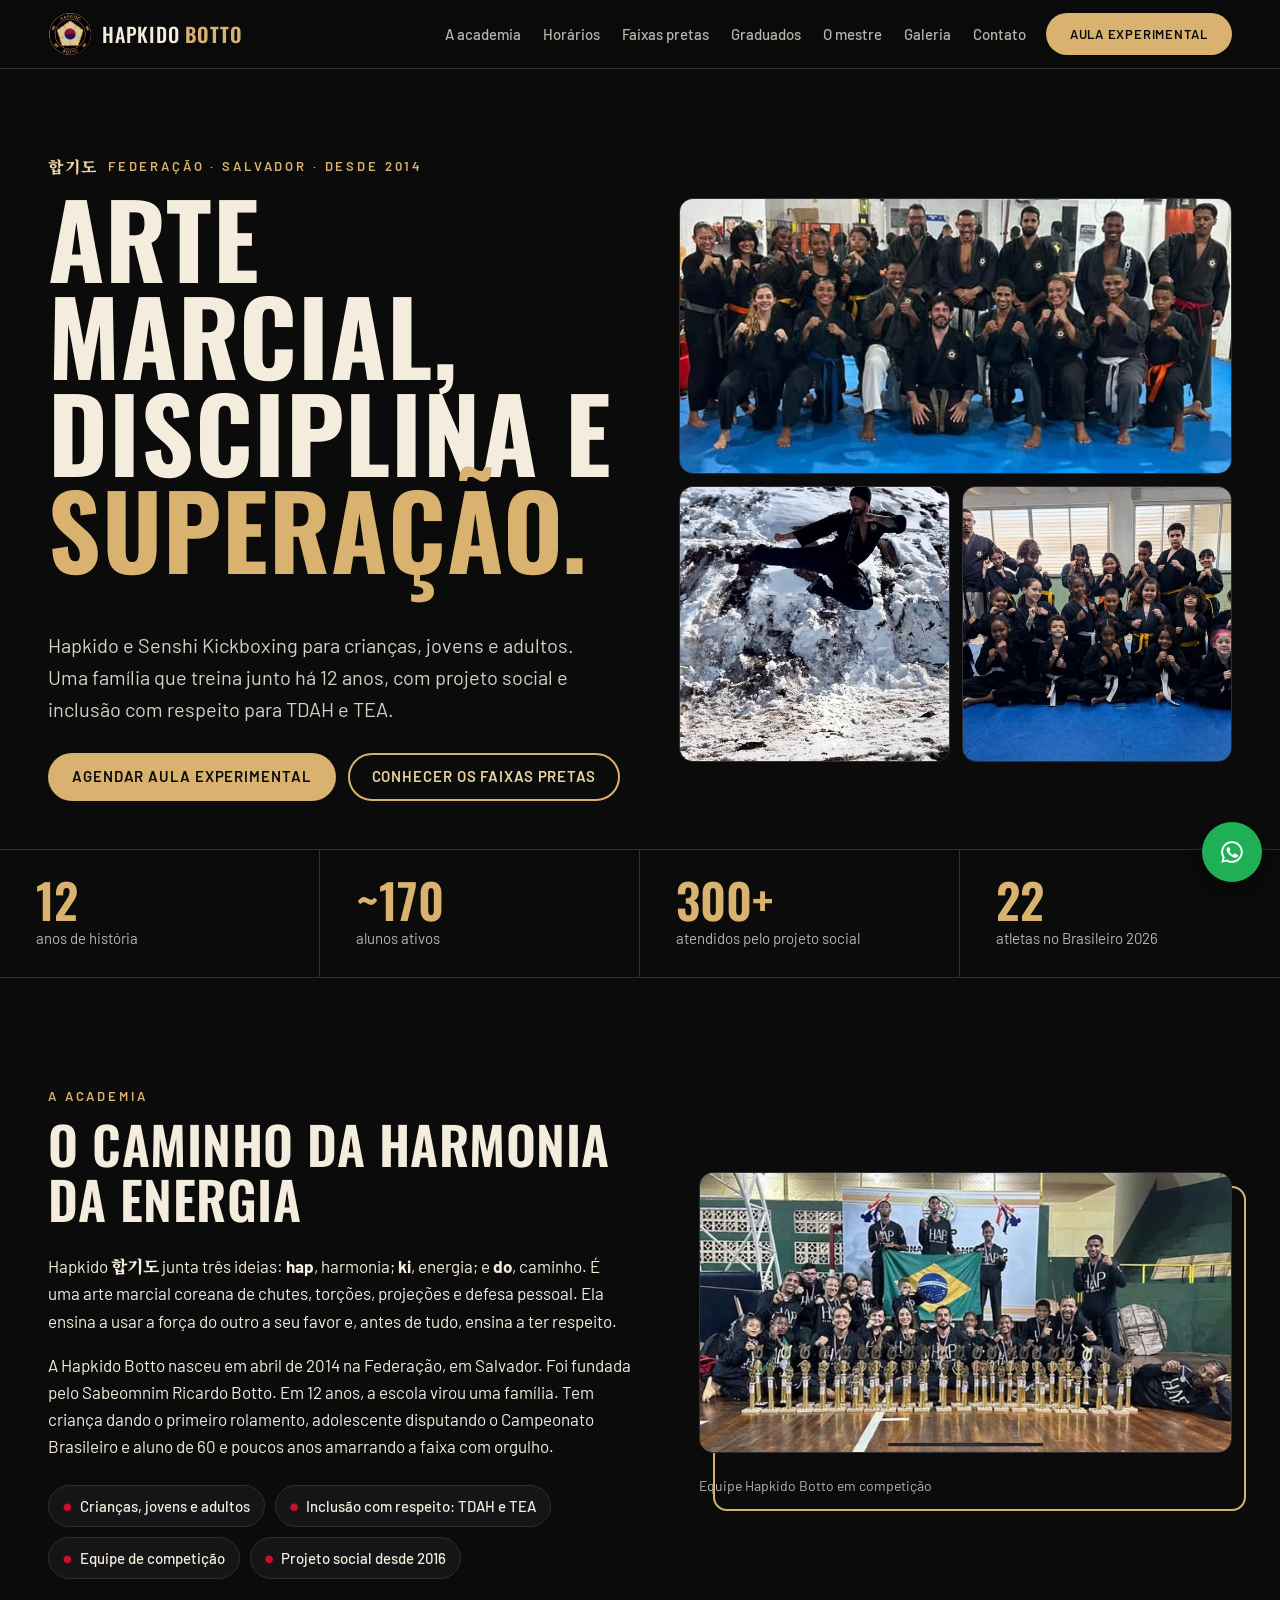
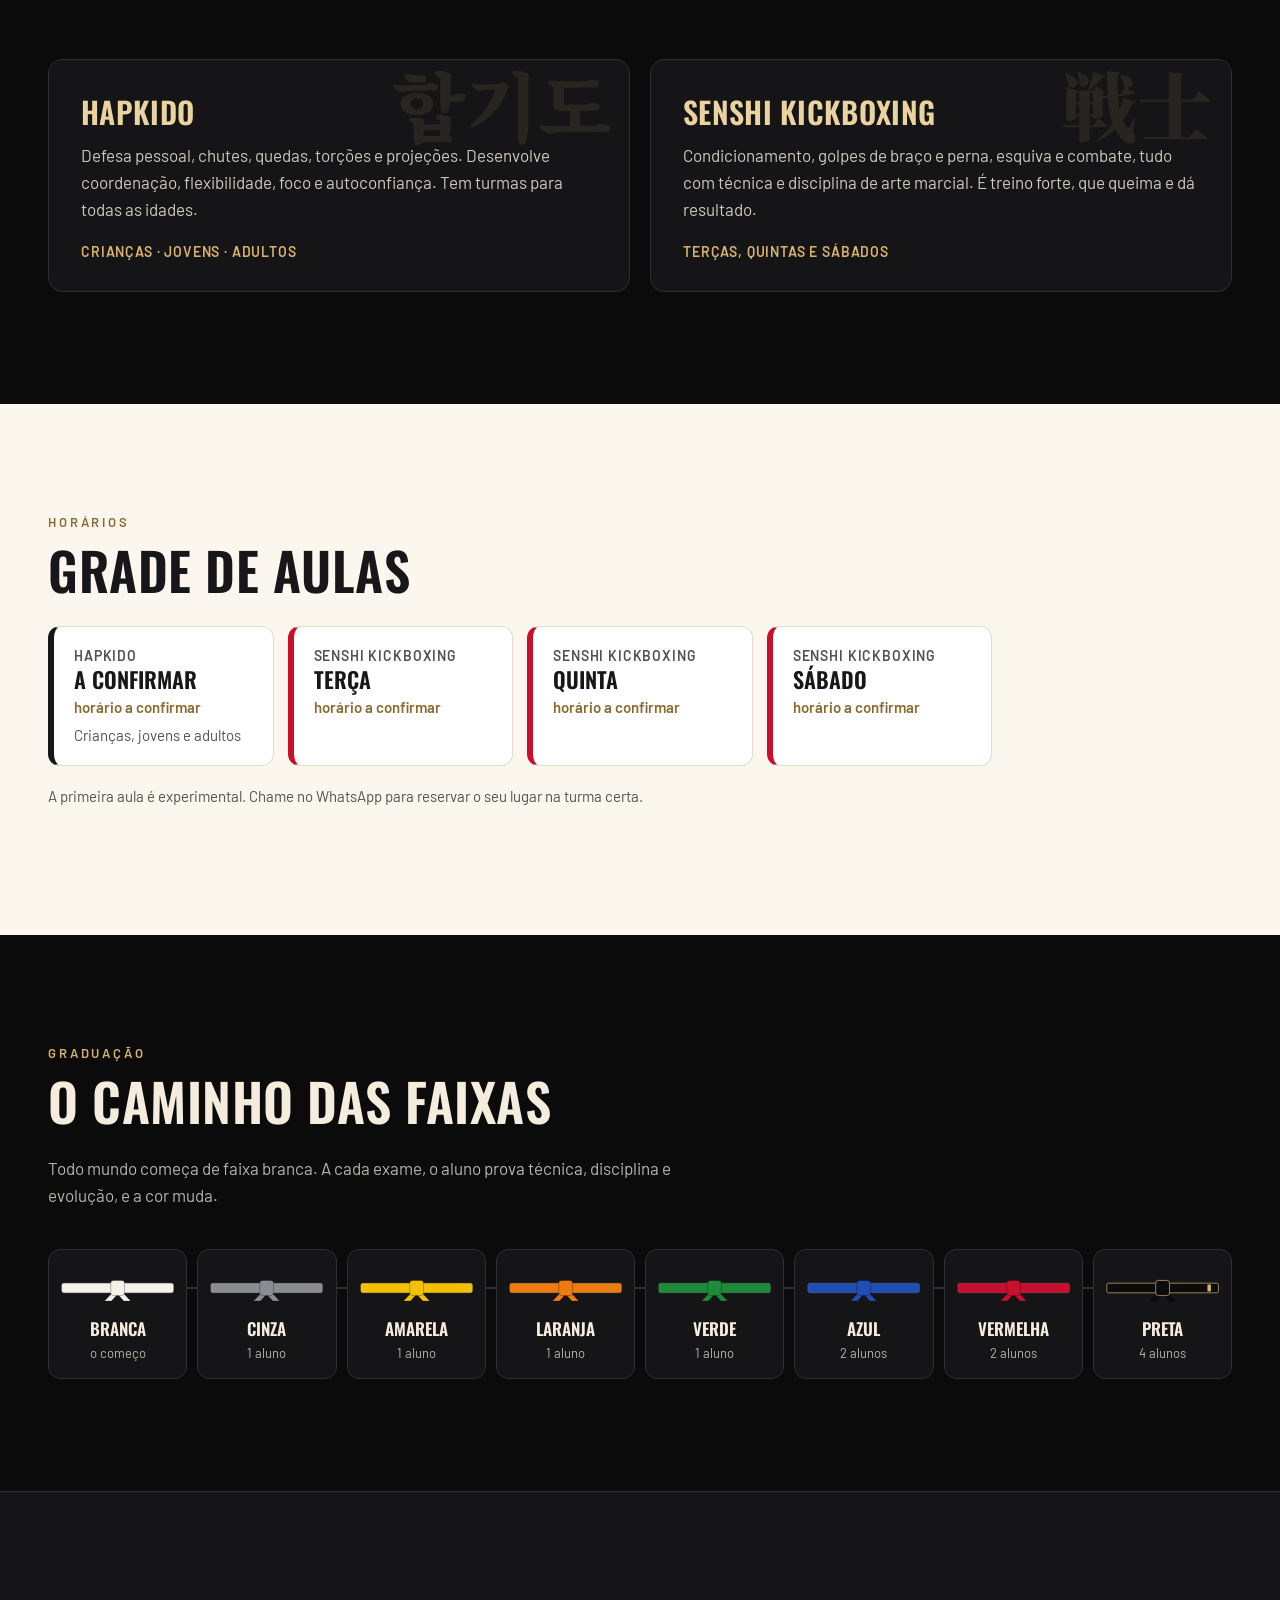
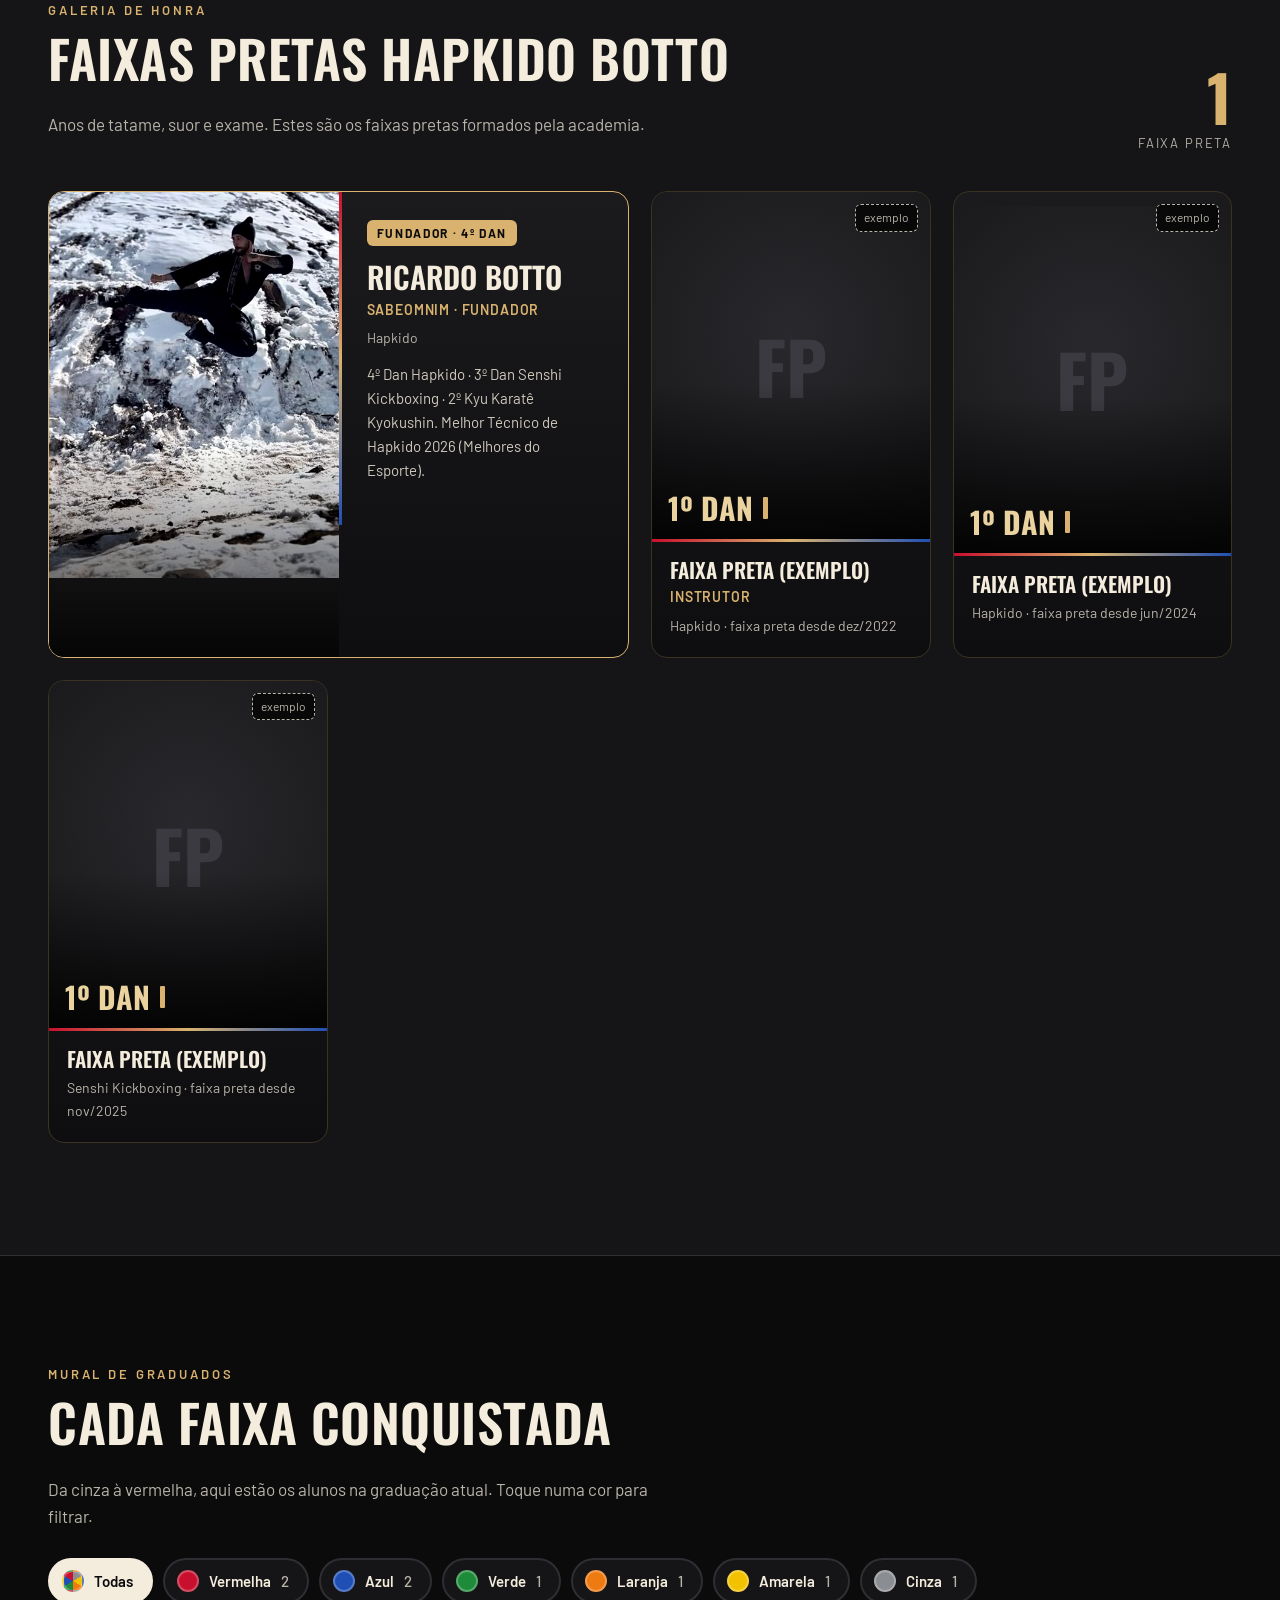
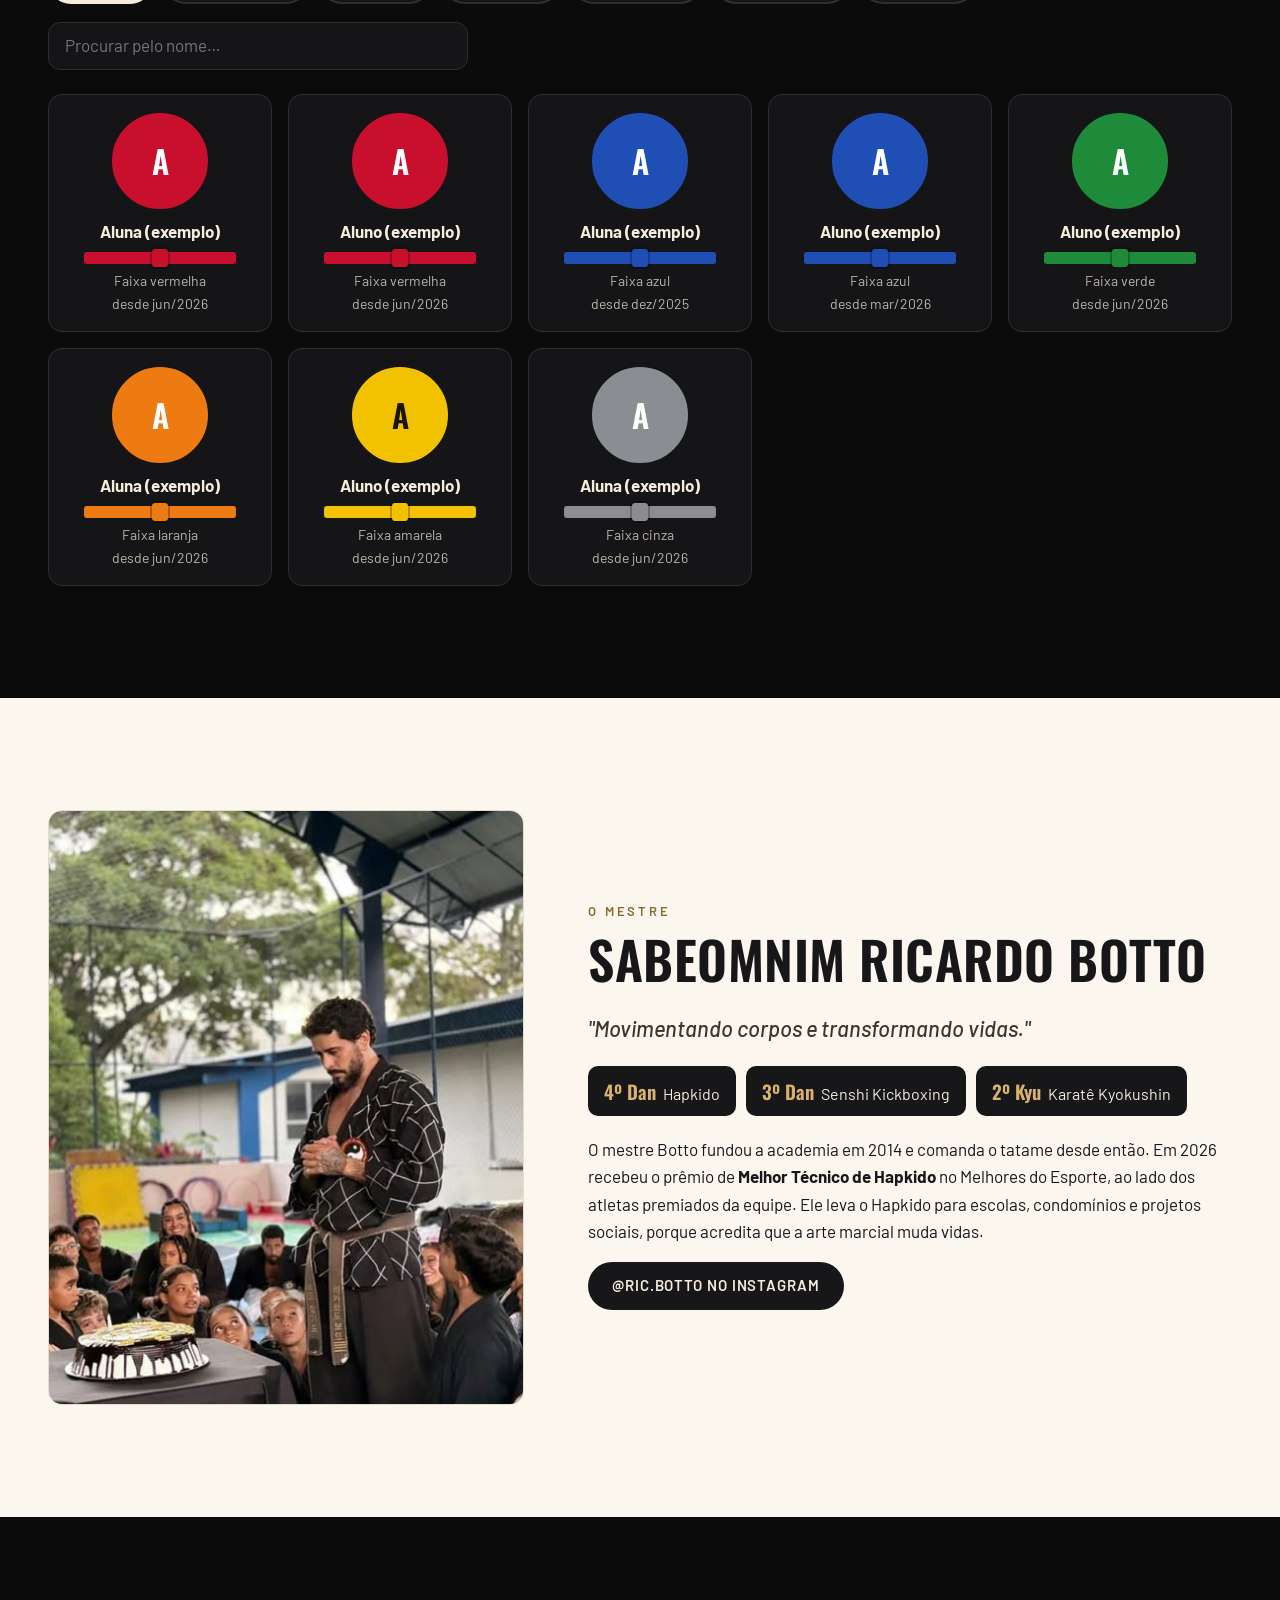
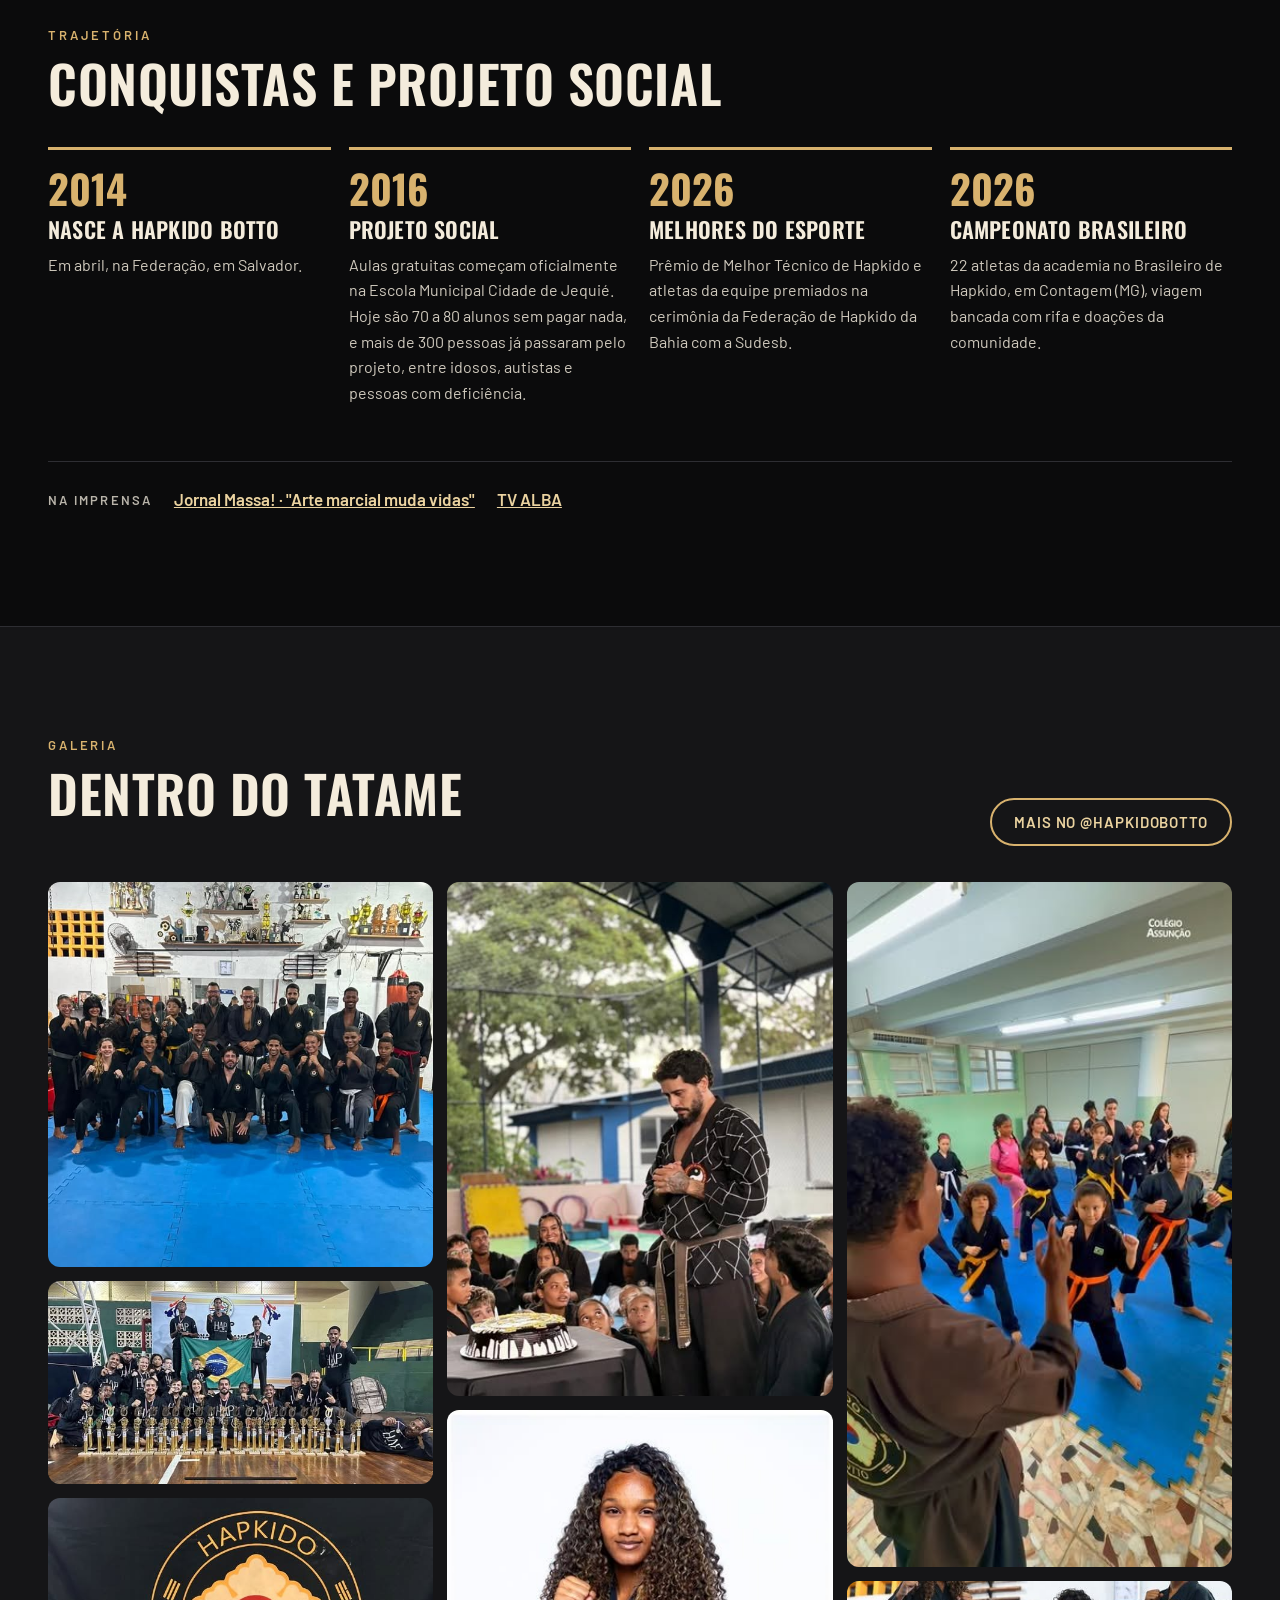
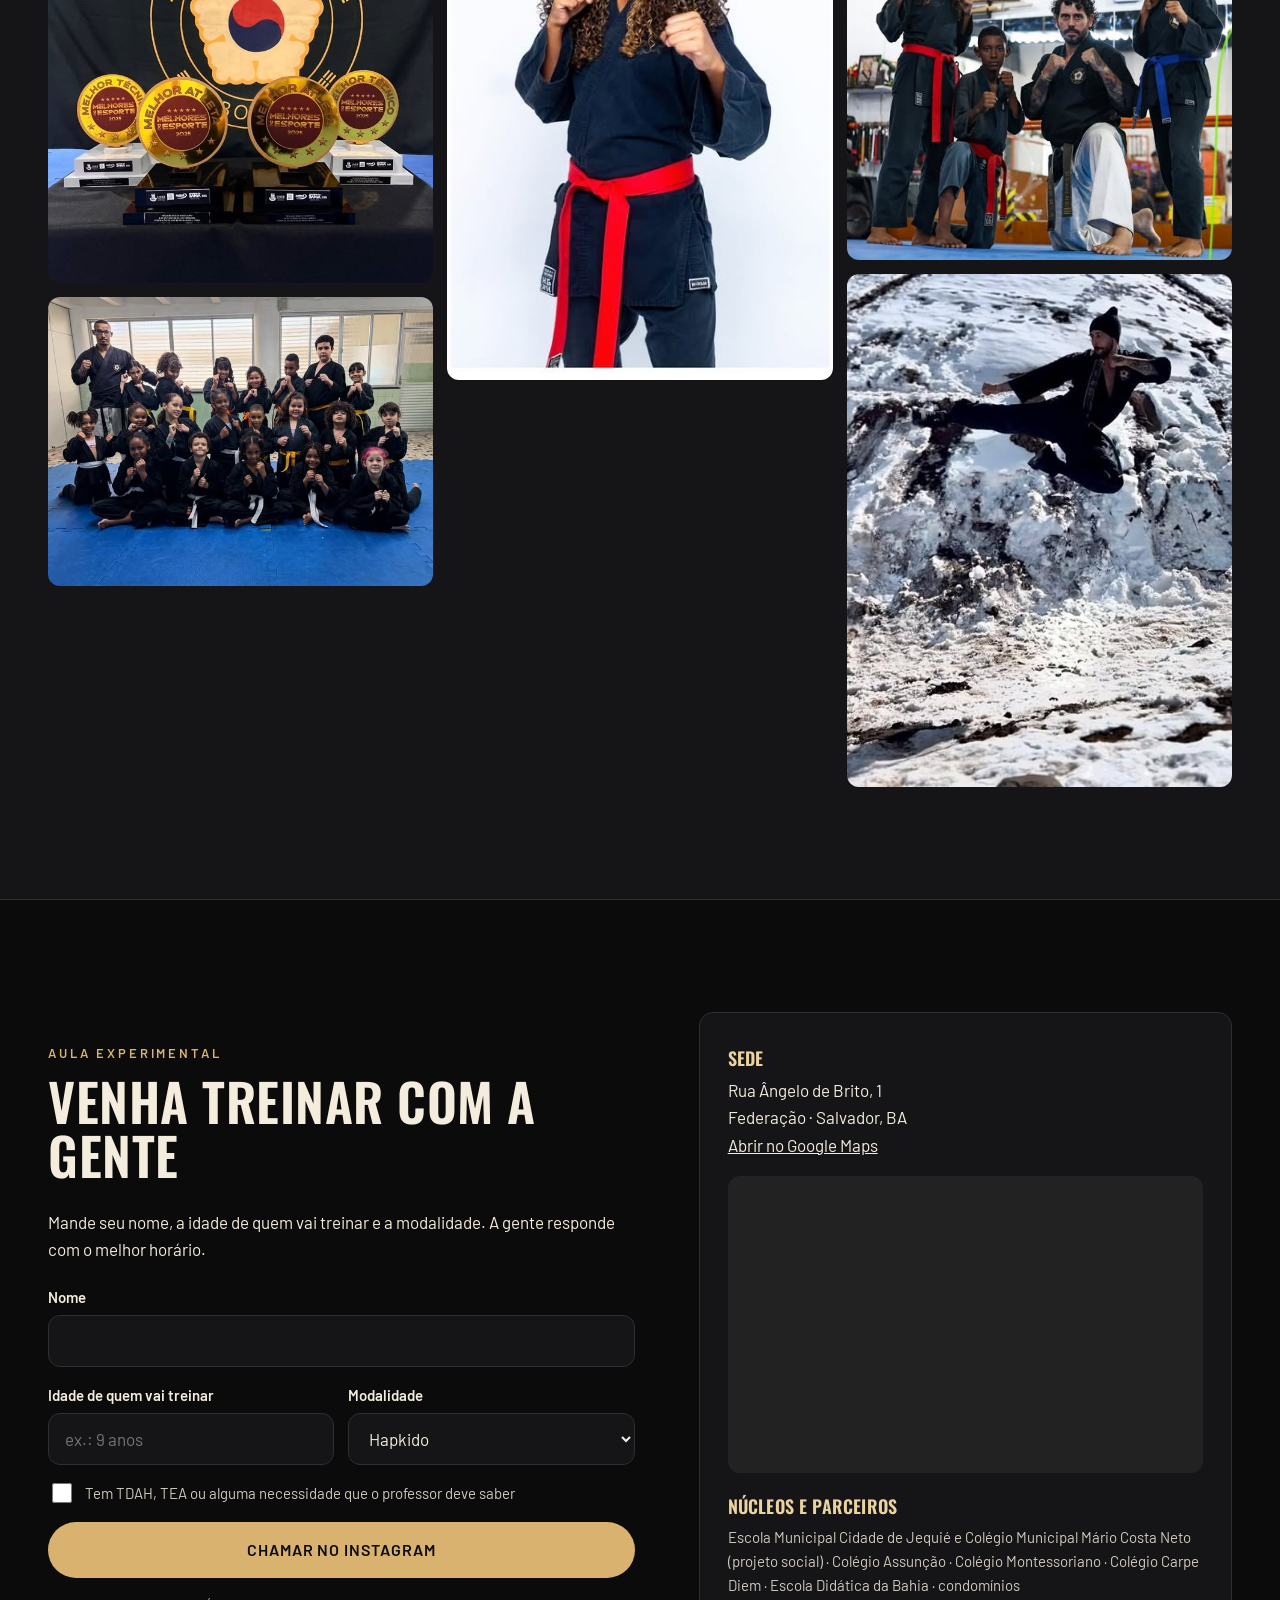
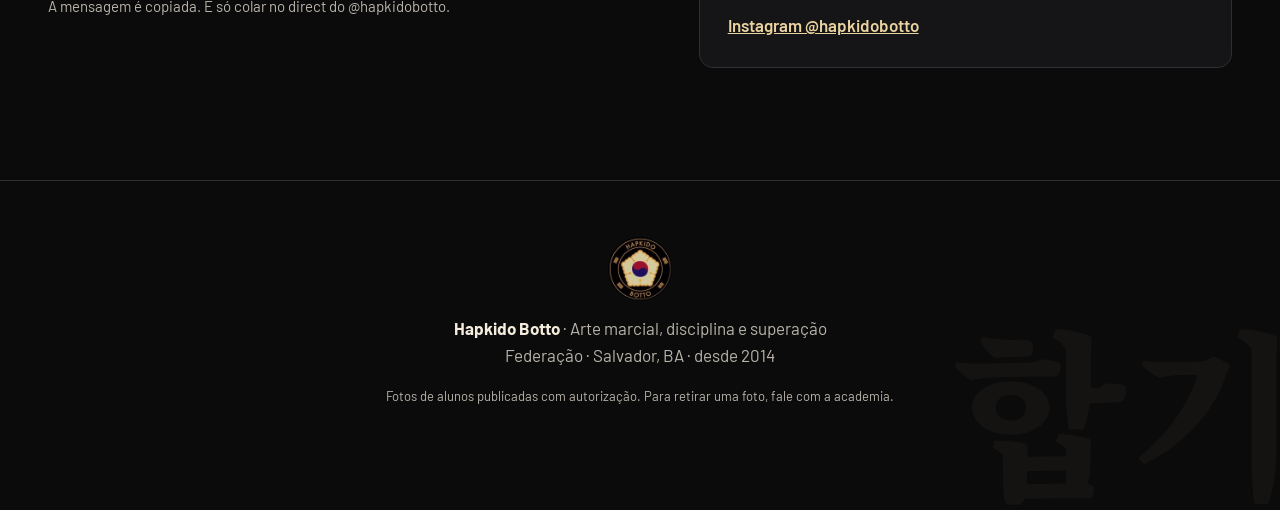
<file: index.html>
<!doctype html>
<html lang="pt-BR">
<head>
<meta charset="utf-8">
<meta name="viewport" content="width=device-width, initial-scale=1">
<title>Hapkido Botto · Hapkido e Senshi Kickboxing na Federação, Salvador</title>
<meta name="description" content="Hapkido Botto: arte marcial, disciplina e superação. Hapkido e Senshi Kickboxing para crianças, jovens e adultos na Federação, Salvador. Desde 2014, com projeto social e inclusão para TDAH e TEA.">
<meta property="og:title" content="Hapkido Botto · Arte marcial, disciplina e superação">
<meta property="og:description" content="Hapkido e Senshi Kickboxing na Federação, Salvador. Desde 2014.">
<meta property="og:image" content="fotos/og.jpg">
<meta name="theme-color" content="#0B0B0C">
<link rel="icon" href="fotos/icone.png">
<link rel="preconnect" href="https://fonts.googleapis.com">
<link rel="preconnect" href="https://fonts.gstatic.com" crossorigin>
<link href="https://fonts.googleapis.com/css2?family=Oswald:wght@400;500;600;700&family=Barlow:wght@400;500;600;700&family=Noto+Serif+KR:wght@600;900&display=swap" rel="stylesheet">
<link rel="stylesheet" href="assets/site.css?v=20260928011615">
</head>
<body>

<header class="topo" id="topo">
  <a class="marca" href="#inicio" aria-label="Hapkido Botto, início">
    <img src="fotos/logo.png" alt="" width="44" height="44">
    <span>Hapkido <b>Botto</b></span>
  </a>
  <nav class="menu" id="menu" aria-label="Seções">
    <a href="#academia">A academia</a>
    <a href="#horarios">Horários</a>
    <a href="#pretas">Faixas pretas</a>
    <a href="#mural">Graduados</a>
    <a href="#mestre">O mestre</a>
    <a href="#galeria">Galeria</a>
    <a href="#contato">Contato</a>
  </nav>
  <a class="btn btn-ouro topo-cta" href="#contato">Aula experimental</a>
  <button class="menu-btn" id="menu-btn" aria-label="Abrir menu" aria-expanded="false" aria-controls="menu"><span></span><span></span><span></span></button>
</header>

<main>

<!-- ============ INÍCIO ============ -->
<section class="hero" id="inicio">
  <div class="hero-txt">
    <p class="kicker"><span class="kr">합기도</span> Federação · Salvador · desde 2014</p>
    <h1>Arte marcial,<br>disciplina e<br><em>superação.</em></h1>
    <p class="lead">Hapkido e Senshi Kickboxing para crianças, jovens e adultos. Uma família que treina junto há 12 anos, com projeto social e inclusão com respeito para TDAH e TEA.</p>
    <div class="acoes">
      <a class="btn btn-ouro" href="#contato">Agendar aula experimental</a>
      <a class="btn btn-linha" href="#pretas">Conhecer os faixas pretas</a>
    </div>
  </div>
  <div class="hero-fotos" aria-hidden="true">
    <figure class="hf hf1"><img src="fotos/equipe-dojang.jpg" alt=""></figure>
    <figure class="hf hf2"><img src="fotos/mestre-neve.jpg" alt=""></figure>
    <figure class="hf hf3"><img src="fotos/turma-kids.jpg" alt=""></figure>
  </div>
</section>

<div class="numeros">
  <div><b>12</b><span>anos de história</span></div>
  <div><b>~170</b><span>alunos ativos</span></div>
  <div><b>300+</b><span>atendidos pelo projeto social</span></div>
  <div><b>22</b><span>atletas no Brasileiro 2026</span></div>
</div>

<!-- ============ ACADEMIA ============ -->
<section class="secao" id="academia">
  <div class="dupla">
    <div>
      <p class="kicker">A academia</p>
      <h2>O caminho da harmonia da energia</h2>
      <p>Hapkido <span class="kr">합기도</span> junta três ideias: <b>hap</b>, harmonia; <b>ki</b>, energia; e <b>do</b>, caminho. É uma arte marcial coreana de chutes, torções, projeções e defesa pessoal. Ela ensina a usar a força do outro a seu favor e, antes de tudo, ensina a ter respeito.</p>
      <p>A Hapkido Botto nasceu em abril de 2014 na Federação, em Salvador. Foi fundada pelo Sabeomnim Ricardo Botto. Em 12 anos, a escola virou uma família. Tem criança dando o primeiro rolamento, adolescente disputando o Campeonato Brasileiro e aluno de 60 e poucos anos amarrando a faixa com orgulho.</p>
      <ul class="selos">
        <li>Crianças, jovens e adultos</li>
        <li>Inclusão com respeito: TDAH e TEA</li>
        <li>Equipe de competição</li>
        <li>Projeto social desde 2016</li>
      </ul>
    </div>
    <figure class="foto-moldura"><img src="fotos/equipe-brasil.jpg" alt="Equipe Hapkido Botto com a bandeira do Brasil e troféus" loading="lazy"><figcaption>Equipe Hapkido Botto em competição</figcaption></figure>
  </div>

  <div class="modalidades" id="modalidades">
    <article class="mod">
      <span class="mod-kr kr">합기도</span>
      <h3>Hapkido</h3>
      <p>Defesa pessoal, chutes, quedas, torções e projeções. Desenvolve coordenação, flexibilidade, foco e autoconfiança. Tem turmas para todas as idades.</p>
      <p class="mod-meta">Crianças · jovens · adultos</p>
    </article>
    <article class="mod">
      <span class="mod-kr">戦士</span>
      <h3>Senshi Kickboxing</h3>
      <p>Condicionamento, golpes de braço e perna, esquiva e combate, tudo com técnica e disciplina de arte marcial. É treino forte, que queima e dá resultado.</p>
      <p class="mod-meta">Terças, quintas e sábados</p>
    </article>
  </div>
</section>

<!-- ============ HORÁRIOS ============ -->
<section class="secao secao-clara" id="horarios">
  <p class="kicker">Horários</p>
  <h2>Grade de aulas</h2>
  <div class="grade" id="grade"><p class="carregando">Carregando horários…</p></div>
  <p class="nota" id="grade-nota">A primeira aula é experimental. Chame no WhatsApp para reservar o seu lugar na turma certa.</p>
</section>

<!-- ============ CAMINHO DAS FAIXAS ============ -->
<section class="secao" id="faixas">
  <p class="kicker">Graduação</p>
  <h2>O caminho das faixas</h2>
  <p class="sub">Todo mundo começa de faixa branca. A cada exame, o aluno prova técnica, disciplina e evolução, e a cor muda.</p>
  <ol class="trilha" id="trilha"></ol>
</section>

<!-- ============ FAIXAS PRETAS ============ -->
<section class="secao secao-preta" id="pretas">
  <div class="pretas-topo">
    <div>
      <p class="kicker">Galeria de honra</p>
      <h2>Faixas pretas Hapkido Botto</h2>
      <p class="sub">Anos de tatame, suor e exame. Estes são os faixas pretas formados pela academia.</p>
    </div>
    <div class="contagem-preta" id="contagem-preta"></div>
  </div>
  <div class="hall" id="hall"><p class="carregando">Carregando…</p></div>
</section>

<!-- ============ MURAL DE GRADUADOS ============ -->
<section class="secao" id="mural">
  <p class="kicker">Mural de graduados</p>
  <h2>Cada faixa conquistada</h2>
  <p class="sub">Da cinza à vermelha, aqui estão os alunos na graduação atual. Toque numa cor para filtrar.</p>
  <div class="abas" id="abas" role="tablist" aria-label="Filtrar por faixa"></div>
  <div class="busca"><input id="busca" type="search" placeholder="Procurar pelo nome…" aria-label="Procurar aluno pelo nome"></div>
  <div class="mural" id="mural-lista"></div>
</section>

<!-- ============ O MESTRE ============ -->
<section class="secao secao-clara" id="mestre">
  <div class="dupla dupla-inv">
    <figure class="foto-moldura retrato"><img src="fotos/mestre-aula.jpg" alt="Sabeomnim Ricardo Botto em aula" loading="lazy"></figure>
    <div>
      <p class="kicker">O mestre</p>
      <h2>Sabeomnim Ricardo Botto</h2>
      <p class="lead-escuro">"Movimentando corpos e transformando vidas."</p>
      <ul class="titulos">
        <li><b>4º Dan</b> Hapkido</li>
        <li><b>3º Dan</b> Senshi Kickboxing</li>
        <li><b>2º Kyu</b> Karatê Kyokushin</li>
      </ul>
      <p>O mestre Botto fundou a academia em 2014 e comanda o tatame desde então. Em 2026 recebeu o prêmio de <b>Melhor Técnico de Hapkido</b> no Melhores do Esporte, ao lado dos atletas premiados da equipe. Ele leva o Hapkido para escolas, condomínios e projetos sociais, porque acredita que a arte marcial muda vidas.</p>
      <a class="btn btn-escuro" href="https://www.instagram.com/ric.botto/" target="_blank" rel="noopener">@ric.botto no Instagram</a>
    </div>
  </div>
</section>

<!-- ============ CONQUISTAS / PROJETO ============ -->
<section class="secao" id="conquistas">
  <p class="kicker">Trajetória</p>
  <h2>Conquistas e projeto social</h2>
  <div class="linha-tempo">
    <div class="marco"><span class="ano">2014</span><h3>Nasce a Hapkido Botto</h3><p>Em abril, na Federação, em Salvador.</p></div>
    <div class="marco"><span class="ano">2016</span><h3>Projeto social</h3><p>Aulas gratuitas começam oficialmente na Escola Municipal Cidade de Jequié. Hoje são 70 a 80 alunos sem pagar nada, e mais de 300 pessoas já passaram pelo projeto, entre idosos, autistas e pessoas com deficiência.</p></div>
    <div class="marco"><span class="ano">2026</span><h3>Melhores do Esporte</h3><p>Prêmio de Melhor Técnico de Hapkido e atletas da equipe premiados na cerimônia da Federação de Hapkido da Bahia com a Sudesb.</p></div>
    <div class="marco"><span class="ano">2026</span><h3>Campeonato Brasileiro</h3><p>22 atletas da academia no Brasileiro de Hapkido, em Contagem (MG), viagem bancada com rifa e doações da comunidade.</p></div>
  </div>
  <div class="imprensa">
    <span>Na imprensa</span>
    <a href="https://jornalmassa.com.br/esporte/hapkido-arte-marcial-coreana-revela-atletas-em-salvador-1337021" target="_blank" rel="noopener">Jornal Massa! · "Arte marcial muda vidas"</a>
    <a href="https://www.instagram.com/tvalba/" target="_blank" rel="noopener">TV ALBA</a>
  </div>
</section>

<!-- ============ GALERIA ============ -->
<section class="secao secao-preta" id="galeria">
  <div class="pretas-topo">
    <div>
      <p class="kicker">Galeria</p>
      <h2>Dentro do tatame</h2>
    </div>
    <a class="btn btn-linha" href="https://www.instagram.com/hapkidobotto/" target="_blank" rel="noopener">Mais no @hapkidobotto</a>
  </div>
  <div class="galeria" id="galeria-lista"></div>
</section>

<!-- ============ CONTATO ============ -->
<section class="secao" id="contato">
  <div class="dupla">
    <div>
      <p class="kicker">Aula experimental</p>
      <h2>Venha treinar com a gente</h2>
      <p>Mande seu nome, a idade de quem vai treinar e a modalidade. A gente responde com o melhor horário.</p>
      <form class="form" id="form-aula">
        <div class="campo"><label for="f-nome">Nome</label><input id="f-nome" required autocomplete="name"></div>
        <div class="campo-dupla">
          <div class="campo"><label for="f-idade">Idade de quem vai treinar</label><input id="f-idade" inputmode="numeric" placeholder="ex.: 9 anos"></div>
          <div class="campo"><label for="f-mod">Modalidade</label>
            <select id="f-mod"><option>Hapkido</option><option>Senshi Kickboxing</option><option>Ainda não sei</option></select></div>
        </div>
        <label class="check"><input type="checkbox" id="f-tea"> Tem TDAH, TEA ou alguma necessidade que o professor deve saber</label>
        <button class="btn btn-ouro btn-grande" type="submit" id="f-enviar">Chamar no WhatsApp</button>
        <p class="nota" id="f-nota"></p>
      </form>
    </div>
    <div class="onde">
      <h3>Sede</h3>
      <p id="end"></p>
      <div class="mapa"><iframe id="mapa" title="Mapa da sede" loading="lazy" referrerpolicy="no-referrer-when-downgrade"></iframe></div>
      <h3>Núcleos e parceiros</h3>
      <p class="nucleos">Escola Municipal Cidade de Jequié e Colégio Municipal Mário Costa Neto (projeto social) · Colégio Assunção · Colégio Montessoriano · Colégio Carpe Diem · Escola Didática da Bahia · condomínios</p>
      <div class="redes">
        <a href="https://www.instagram.com/hapkidobotto/" target="_blank" rel="noopener">Instagram @hapkidobotto</a>
        <a id="rede-wa" href="#" target="_blank" rel="noopener" hidden>WhatsApp</a>
      </div>
    </div>
  </div>
</section>

</main>

<footer class="rodape">
  <img src="fotos/logo.png" alt="Logo Hapkido Botto" width="64" height="64">
  <p><b>Hapkido Botto</b> · Arte marcial, disciplina e superação<br>Federação · Salvador, BA · desde 2014</p>
  <p class="rodape-kr kr">합기</p>
  <p class="miudo">Fotos de alunos publicadas com autorização. Para retirar uma foto, fale com a academia.</p>
</footer>

<a class="wa-flutua" id="wa-flutua" href="#contato" aria-label="Aula experimental">
  <svg viewBox="0 0 24 24" width="26" height="26" aria-hidden="true"><path fill="currentColor" d="M12 2a10 10 0 0 0-8.6 15.1L2 22l5-1.3A10 10 0 1 0 12 2Zm0 18.2a8.2 8.2 0 0 1-4.2-1.1l-.3-.2-3 .8.8-2.9-.2-.3A8.2 8.2 0 1 1 12 20.2Zm4.5-6.1c-.2-.1-1.5-.7-1.7-.8-.2-.1-.4-.1-.6.1l-.8 1c-.1.2-.3.2-.5.1a6.7 6.7 0 0 1-3.3-2.9c-.3-.4.3-.4.8-1.4.1-.2 0-.3 0-.5l-.8-1.8c-.2-.5-.4-.4-.6-.4h-.5a1 1 0 0 0-.7.3 3 3 0 0 0-.9 2.2 5.2 5.2 0 0 0 1.1 2.7 11.8 11.8 0 0 0 4.5 4c1.7.7 2.3.8 3.2.6a2.7 2.7 0 0 0 1.8-1.2 2.2 2.2 0 0 0 .1-1.3c0-.1-.2-.2-.4-.3Z"/></svg>
</a>

<div class="lightbox" id="lightbox" hidden role="dialog" aria-modal="true" aria-label="Foto ampliada">
  <button class="lb-fechar" id="lb-fechar" aria-label="Fechar">×</button>
  <button class="lb-nav lb-ant" id="lb-ant" aria-label="Foto anterior">‹</button>
  <figure><img id="lb-img" alt=""><figcaption id="lb-leg"></figcaption></figure>
  <button class="lb-nav lb-prox" id="lb-prox" aria-label="Próxima foto">›</button>
</div>

<div class="ficha" id="ficha" hidden role="dialog" aria-modal="true" aria-labelledby="ficha-nome"></div>

<script src="assets/config.js?v=20260928011615"></script>
<script src="assets/dados.js?v=20260928011615"></script>
<script src="assets/site.js?v=20260928011615"></script>
</body>
</html>
</file>
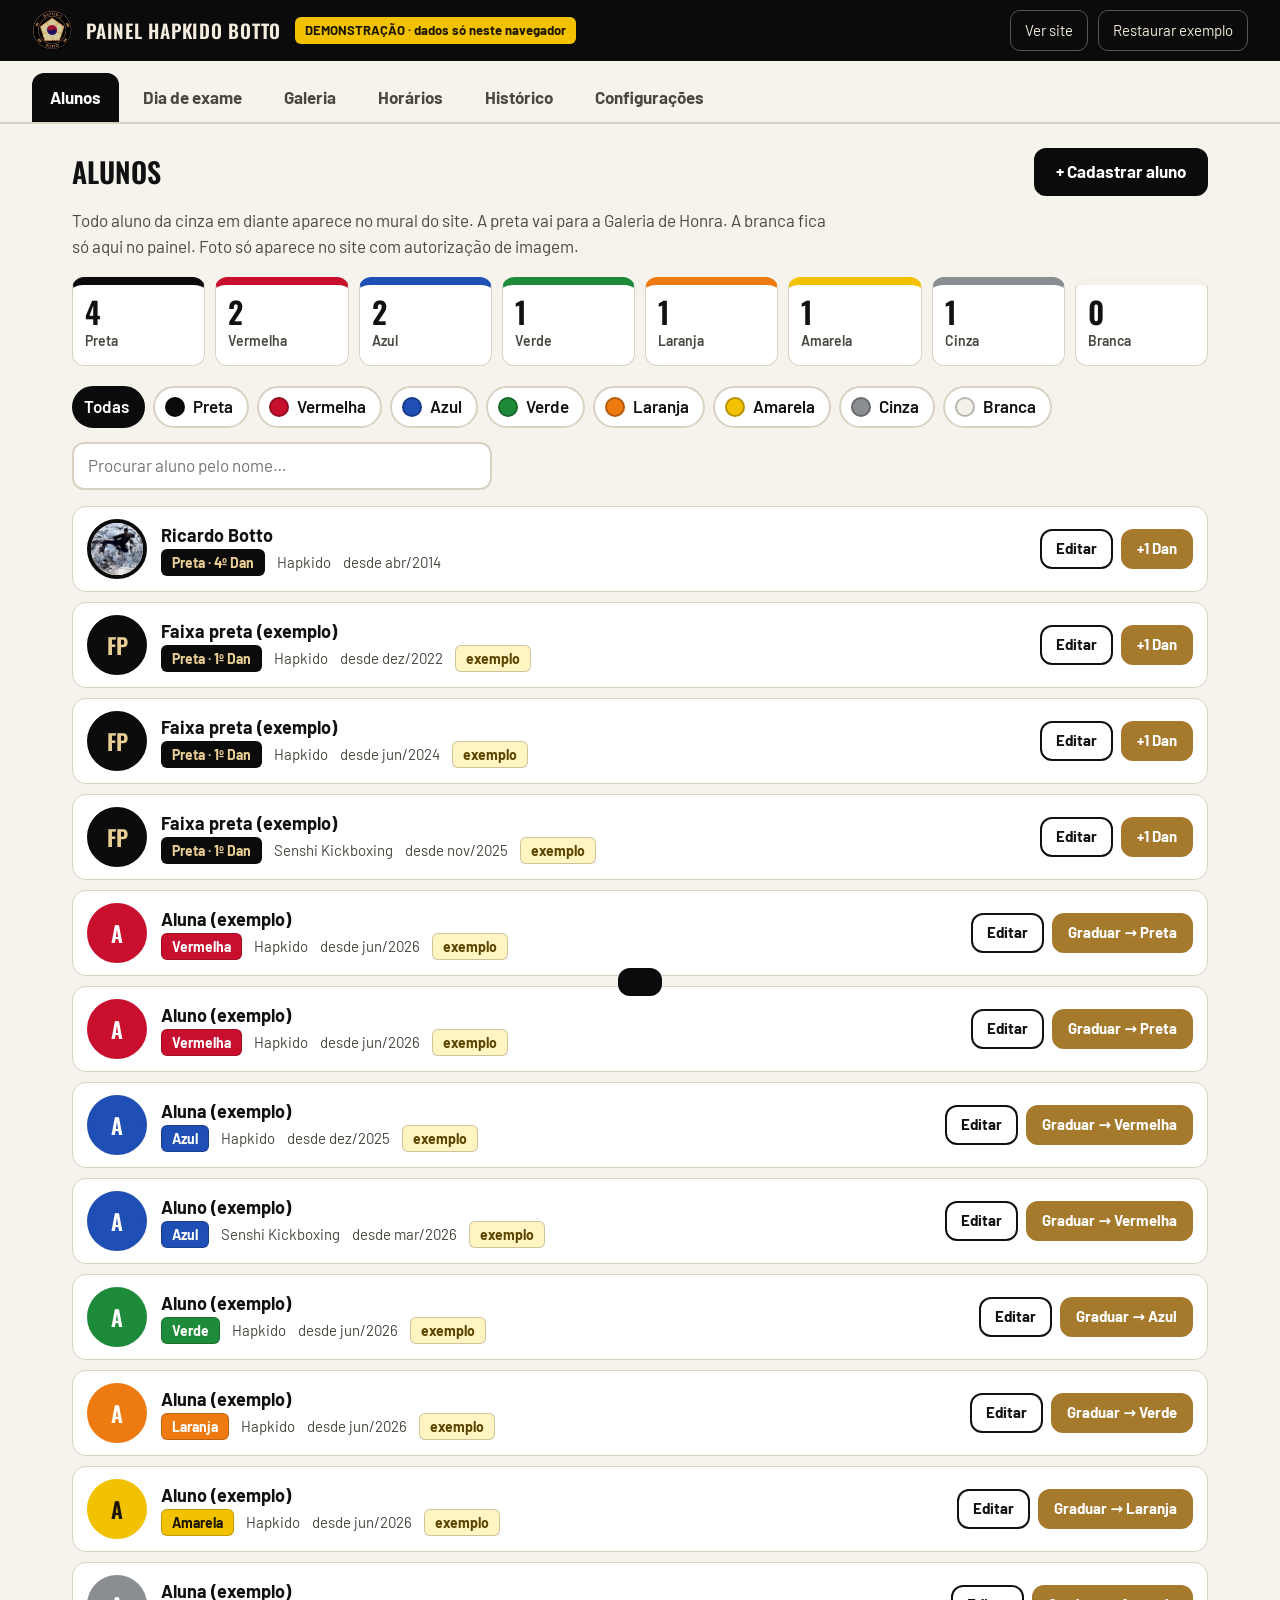
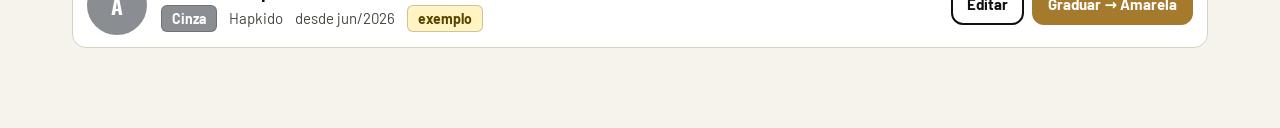
<file: admin.html>
<!doctype html>
<html lang="pt-BR">
<head>
<meta charset="utf-8">
<meta name="viewport" content="width=device-width, initial-scale=1">
<title>Painel · Hapkido Botto</title>
<meta name="robots" content="noindex">
<meta name="theme-color" content="#F6F3EC">
<link rel="icon" href="fotos/icone.png">
<link rel="preconnect" href="https://fonts.googleapis.com">
<link rel="preconnect" href="https://fonts.gstatic.com" crossorigin>
<link href="https://fonts.googleapis.com/css2?family=Oswald:wght@500;600&family=Barlow:wght@400;500;600;700&display=swap" rel="stylesheet">
<link rel="stylesheet" href="assets/admin.css?v=20260928011615">
</head>
<body>
<div id="app"><p style="padding:40px">Carregando painel…</p></div>
<div class="modal" id="modal" hidden role="dialog" aria-modal="true"></div>
<div class="aviso" id="aviso" role="status" aria-live="polite"></div>
<script src="assets/config.js?v=20260928011615"></script>
<script src="assets/dados.js?v=20260928011615"></script>
<script src="assets/admin.js?v=20260928011615"></script>
</body>
</html>
</file>
<file: assets/site.css>
/* Hapkido Botto — site público
   Cores do logo: preto, dourado/marfim e o vermelho/azul do taegeuk. */
:root {
  --preto: #0B0B0C;
  --grafite: #151517;
  --grafite2: #1E1E21;
  --linha: #2E2E33;
  --ouro: #D8B26E;
  --ouro-claro: #EBD3A0;
  --marfim: #F4ECDC;
  --papel: #FBF7EF;
  --tinta: #17171A;
  --cinza: #B9B4AA;
  --vermelho: #C8102E;
  --azul: #1F4FB5;
  --display: 'Oswald', 'Arial Narrow', sans-serif;
  --texto: 'Barlow', system-ui, sans-serif;
  --kr: 'Noto Serif KR', serif;
  --raio: 14px;
}
* { box-sizing: border-box; }
html { scroll-behavior: smooth; scroll-padding-top: 76px; }
body { margin: 0; background: var(--preto); color: var(--marfim); font: 400 17px/1.6 var(--texto); -webkit-font-smoothing: antialiased; }
img { max-width: 100%; display: block; }
a { color: inherit; }
h1, h2, h3 { font-family: var(--display); font-weight: 600; line-height: 1.05; margin: 0 0 .5em; letter-spacing: .01em; }
h2 { font-size: clamp(32px, 5vw, 52px); text-transform: uppercase; }
h3 { font-size: 22px; text-transform: uppercase; }
p { margin: 0 0 1em; }
.kr { font-family: var(--kr); font-weight: 900; }
.kicker { font: 600 13px/1 var(--texto); letter-spacing: .22em; text-transform: uppercase; color: var(--ouro); margin-bottom: 14px; display: flex; gap: 10px; align-items: center; flex-wrap: wrap; }
.kicker .kr { font-size: 16px; letter-spacing: .1em; color: var(--ouro-claro); }
.sub { color: var(--cinza); max-width: 640px; }
.nota { color: var(--cinza); font-size: 15px; }
.carregando { color: var(--cinza); }

/* ---------- botões ---------- */
.btn { display: inline-flex; align-items: center; justify-content: center; gap: 8px; min-height: 48px; padding: 0 22px; border-radius: 999px; font: 600 15px/1 var(--texto); letter-spacing: .06em; text-transform: uppercase; text-decoration: none; border: 2px solid transparent; cursor: pointer; transition: transform .15s, background .15s, color .15s; }
.btn:hover { transform: translateY(-2px); }
.btn-ouro { background: var(--ouro); color: var(--preto); }
.btn-ouro:hover { background: var(--ouro-claro); }
.btn-linha { border-color: var(--ouro); color: var(--ouro-claro); background: transparent; }
.btn-linha:hover { background: var(--ouro); color: var(--preto); }
.btn-escuro { background: var(--tinta); color: var(--marfim); }
.btn-grande { min-height: 56px; font-size: 16px; width: 100%; }

/* ---------- topo ---------- */
.topo { position: sticky; top: 0; z-index: 50; display: flex; align-items: center; gap: 20px; padding: 12px clamp(16px, 4vw, 48px); background: rgba(11, 11, 12, .92); backdrop-filter: blur(10px); border-bottom: 1px solid var(--linha); }
.marca { display: flex; align-items: center; gap: 10px; text-decoration: none; font: 500 20px/1 var(--display); text-transform: uppercase; letter-spacing: .04em; white-space: nowrap; }
.marca img { border-radius: 50%; }
.marca b { color: var(--ouro); font-weight: 600; }
.menu { display: flex; gap: 22px; margin-left: auto; }
.menu a { text-decoration: none; font-weight: 500; font-size: 15px; color: var(--cinza); white-space: nowrap; }
.menu a:hover { color: var(--ouro-claro); }
.topo-cta { min-height: 42px; font-size: 13px; }
.menu-btn { display: none; margin-left: auto; width: 46px; height: 46px; border: 1px solid var(--linha); border-radius: 12px; background: none; cursor: pointer; flex-direction: column; justify-content: center; align-items: center; gap: 5px; }
.menu-btn span { width: 20px; height: 2px; background: var(--marfim); }

/* ---------- hero ---------- */
.hero { display: grid; grid-template-columns: 1.05fr 1fr; gap: clamp(24px, 4vw, 64px); align-items: center; padding: clamp(40px, 7vw, 96px) clamp(16px, 4vw, 48px) 48px; max-width: 1320px; margin: 0 auto; }
.hero h1 { font-size: clamp(48px, 8vw, 104px); text-transform: uppercase; font-weight: 700; line-height: .95; }
.hero h1 em { font-style: normal; color: var(--ouro); }
.lead { font-size: clamp(17px, 1.6vw, 20px); color: #D6D0C4; max-width: 560px; }
.acoes { display: flex; flex-wrap: wrap; gap: 12px; margin-top: 28px; }
.hero-fotos { display: grid; grid-template-columns: 1fr 1fr; grid-template-rows: 1fr 1fr; gap: 12px; aspect-ratio: 1 / 1.02; }
.hf { margin: 0; border-radius: var(--raio); overflow: hidden; border: 1px solid var(--linha); }
.hf img { width: 100%; height: 100%; object-fit: cover; }
.hf1 { grid-column: 1 / 3; }
.hf2 img { object-position: 50% 35%; }

.numeros { display: grid; grid-template-columns: repeat(4, 1fr); max-width: 1320px; margin: 0 auto; border-top: 1px solid var(--linha); border-bottom: 1px solid var(--linha); }
.numeros div { padding: 26px clamp(16px, 3vw, 36px); border-right: 1px solid var(--linha); }
.numeros div:last-child { border-right: 0; }
.numeros b { display: block; font: 600 clamp(34px, 4vw, 48px)/1 var(--display); color: var(--ouro); }
.numeros span { color: var(--cinza); font-size: 15px; }

/* ---------- seções ---------- */
.secao { padding: clamp(64px, 9vw, 112px) clamp(16px, 4vw, 48px); max-width: 1320px; margin: 0 auto; }
.secao-clara, .secao-preta { max-width: none; }
.secao-clara { background: var(--papel); color: var(--tinta); }
.secao-clara > *, .secao-preta > * { max-width: 1224px; margin-left: auto; margin-right: auto; }
.secao-clara .kicker { color: #8A6A2E; }
.secao-clara .nota { color: #55524C; }
.secao-preta { background: var(--grafite); border-top: 1px solid var(--linha); border-bottom: 1px solid var(--linha); }
.dupla { display: grid; grid-template-columns: 1.1fr 1fr; gap: clamp(28px, 5vw, 72px); align-items: center; }
.dupla-inv { grid-template-columns: .85fr 1.15fr; }
.foto-moldura { margin: 0; position: relative; }
.foto-moldura img { border-radius: var(--raio); width: 100%; border: 1px solid var(--linha); }
.foto-moldura::before { content: ''; position: absolute; inset: 14px -14px -14px 14px; border: 2px solid var(--ouro); border-radius: var(--raio); z-index: -1; }
.foto-moldura figcaption { font-size: 14px; color: var(--cinza); margin-top: 22px; }
.retrato img { aspect-ratio: 4 / 5; object-fit: cover; }
.selos { list-style: none; padding: 0; margin: 24px 0 0; display: flex; flex-wrap: wrap; gap: 10px; }
.selos li { border: 1px solid var(--linha); background: var(--grafite); padding: 8px 14px; border-radius: 999px; font-size: 15px; font-weight: 500; }
.selos li::before { content: '●'; color: var(--vermelho); margin-right: 8px; font-size: 10px; vertical-align: 2px; }

.modalidades { display: grid; grid-template-columns: 1fr 1fr; gap: 20px; margin-top: clamp(48px, 7vw, 80px); }
.mod { position: relative; overflow: hidden; background: var(--grafite); border: 1px solid var(--linha); border-radius: var(--raio); padding: 36px 32px 28px; }
.mod h3 { font-size: 30px; color: var(--ouro-claro); }
.mod p { color: #CFC9BD; }
.mod-kr { position: absolute; right: 18px; top: 6px; font: 900 76px/1 var(--kr); color: rgba(216, 178, 110, .1); }
.mod-meta { font-weight: 600; color: var(--ouro) !important; letter-spacing: .06em; text-transform: uppercase; font-size: 14px; margin: 0; }

/* ---------- horários ---------- */
.grade { display: grid; grid-template-columns: repeat(auto-fill, minmax(220px, 1fr)); gap: 14px; margin: 28px 0 18px; }
.aula { background: #fff; border: 1px solid #E4DCCB; border-left: 6px solid var(--tinta); border-radius: 12px; padding: 18px 20px; }
.aula.senshi { border-left-color: var(--vermelho); }
.aula-dia { font: 600 22px/1.1 var(--display); text-transform: uppercase; }
.aula-hora { font-size: 18px; font-weight: 700; margin: 4px 0; }
.aula-hora.pendente { color: #8A6A2E; font-weight: 600; font-size: 15px; }
.aula-mod { font-size: 14px; font-weight: 600; letter-spacing: .06em; text-transform: uppercase; color: #55524C; }

/* ---------- trilha de faixas ---------- */
.trilha { list-style: none; padding: 0; margin: 40px 0 0; display: grid; grid-template-columns: repeat(8, 1fr); gap: 10px; }
.trilha li { position: relative; }
.trilha button { width: 100%; background: var(--grafite); border: 1px solid var(--linha); border-radius: 12px; padding: 18px 10px 14px; color: var(--marfim); cursor: pointer; font: inherit; text-align: center; transition: border-color .15s, transform .15s; }
.trilha button:hover:not([disabled]) { border-color: var(--ouro); transform: translateY(-3px); }
.trilha button[disabled] { cursor: default; }
.trilha .nome { display: block; font: 600 17px/1.1 var(--display); text-transform: uppercase; margin-top: 12px; }
.trilha .qtd { display: block; font-size: 13px; color: var(--cinza); margin-top: 4px; }
.trilha li:not(:last-child)::after { content: ''; position: absolute; top: 38px; right: -10px; width: 10px; height: 2px; background: var(--linha); }
.cinto { display: block; width: 100%; height: 40px; }

/* ---------- galeria de faixas pretas ---------- */
.pretas-topo { display: flex; justify-content: space-between; align-items: flex-end; gap: 24px; flex-wrap: wrap; margin-bottom: 36px; }
.contagem-preta { text-align: right; }
.contagem-preta b { display: block; font: 700 64px/1 var(--display); color: var(--ouro); }
.contagem-preta span { color: var(--cinza); text-transform: uppercase; letter-spacing: .14em; font-size: 13px; }
.hall { display: grid; grid-template-columns: repeat(auto-fill, minmax(250px, 1fr)); gap: 22px; }
.placa { position: relative; background: linear-gradient(180deg, #1B1B1E, #0E0E10); border: 1px solid #3A3222; border-radius: 16px; overflow: hidden; cursor: pointer; text-align: left; color: inherit; font: inherit; padding: 0; transition: transform .2s, border-color .2s, box-shadow .2s; }
.placa:hover { transform: translateY(-4px); border-color: var(--ouro); box-shadow: 0 18px 40px rgba(0, 0, 0, .5); }
.placa-foto { aspect-ratio: 4 / 5; background: #232326; position: relative; overflow: hidden; }
.placa-foto img { width: 100%; height: 100%; object-fit: cover; filter: grayscale(.15) contrast(1.05); }
.placa-foto::after { content: ''; position: absolute; inset: 0; background: linear-gradient(180deg, transparent 55%, rgba(0, 0, 0, .85)); }
.placa-ini { width: 100%; height: 100%; display: grid; place-items: center; font: 700 72px/1 var(--display); color: #3A3A40; background: radial-gradient(circle at 50% 40%, #29292D, #161618); }
.placa-dan { position: absolute; left: 16px; bottom: 16px; z-index: 2; display: flex; align-items: center; gap: 10px; }
.placa-dan .dan { font: 700 30px/1 var(--display); color: var(--ouro-claro); }
.listras { display: flex; gap: 3px; }
.listras i { width: 5px; height: 22px; background: var(--ouro); border-radius: 1px; }
.placa-corpo { padding: 16px 18px 20px; border-top: 3px solid var(--preto); position: relative; }
.placa-corpo::before { content: ''; position: absolute; left: 0; right: 0; top: -3px; height: 3px; background: linear-gradient(90deg, var(--vermelho), var(--ouro), var(--azul)); }
.placa-nome { font: 600 21px/1.15 var(--display); text-transform: uppercase; margin: 0 0 4px; }
.placa-titulo { color: var(--ouro); font-weight: 600; font-size: 14px; letter-spacing: .06em; text-transform: uppercase; }
.placa-meta { color: var(--cinza); font-size: 14px; margin-top: 6px; }
.placa.mestre { grid-column: span 2; display: grid; grid-template-columns: 1fr 1fr; border-color: var(--ouro); }
.placa.mestre .placa-foto { aspect-ratio: auto; min-height: 100%; }
.placa.mestre .placa-corpo { border-top: 0; display: flex; flex-direction: column; justify-content: center; padding: 28px; }
.placa.mestre .placa-corpo::before { top: 0; bottom: 0; right: auto; width: 3px; height: auto; background: linear-gradient(180deg, var(--vermelho), var(--ouro), var(--azul)); }
.placa.mestre .placa-nome { font-size: 30px; }
.placa.mestre .placa-bio { color: #CFC9BD; font-size: 15px; margin-top: 12px; }
.selo-mestre { display: inline-block; align-self: flex-start; background: var(--ouro); color: var(--preto); font: 700 12px/1 var(--texto); letter-spacing: .14em; text-transform: uppercase; padding: 7px 10px; border-radius: 6px; margin-bottom: 14px; }
.exemplo-tag { position: absolute; top: 12px; right: 12px; z-index: 3; background: rgba(0, 0, 0, .7); color: var(--cinza); border: 1px dashed var(--cinza); font-size: 12px; padding: 3px 8px; border-radius: 6px; }

/* ---------- mural ---------- */
.abas { display: flex; flex-wrap: wrap; gap: 10px; margin: 28px 0 18px; }
.aba { display: inline-flex; align-items: center; gap: 10px; min-height: 46px; padding: 0 18px 0 12px; border-radius: 999px; background: var(--grafite); border: 2px solid var(--linha); color: var(--marfim); font: 600 15px/1 var(--texto); cursor: pointer; }
.aba .bolinha { width: 22px; height: 22px; border-radius: 50%; border: 2px solid rgba(255, 255, 255, .25); }
.aba .n { color: var(--cinza); font-weight: 500; }
.aba[aria-selected="true"] { background: var(--marfim); color: var(--preto); border-color: var(--marfim); }
.aba[aria-selected="true"] .n { color: #55524C; }
.busca input { width: 100%; max-width: 420px; min-height: 48px; border-radius: 12px; border: 1px solid var(--linha); background: var(--grafite); color: var(--marfim); padding: 0 16px; font: inherit; }
.mural { display: grid; grid-template-columns: repeat(auto-fill, minmax(190px, 1fr)); gap: 16px; margin-top: 24px; }
.cartao { background: var(--grafite); border: 1px solid var(--linha); border-radius: 14px; padding: 18px 16px 16px; text-align: center; cursor: pointer; color: inherit; font: inherit; transition: transform .15s, border-color .15s; }
.cartao:hover { transform: translateY(-3px); border-color: var(--ouro); }
.avatar { width: 96px; height: 96px; margin: 0 auto 12px; border-radius: 50%; overflow: hidden; display: grid; place-items: center; font: 600 32px/1 var(--display); border: 4px solid; background: #222; }
.avatar img { width: 100%; height: 100%; object-fit: cover; }
.cartao-nome { font-weight: 700; font-size: 17px; line-height: 1.25; }
.cartao-faixa { margin: 10px auto 6px; height: 12px; border-radius: 3px; width: 80%; position: relative; }
.cartao-faixa::after { content: ''; position: absolute; left: 50%; top: -3px; width: 16px; height: 18px; transform: translateX(-50%); background: inherit; border-radius: 3px; box-shadow: 0 0 0 2px rgba(0, 0, 0, .25); }
.cartao-meta { color: var(--cinza); font-size: 14px; }
.vazio { grid-column: 1 / -1; text-align: center; color: var(--cinza); border: 1px dashed var(--linha); border-radius: 14px; padding: 40px 20px; }

/* ---------- mestre ---------- */
.lead-escuro { font: 500 22px/1.4 var(--texto); font-style: italic; color: #3A372F; }
.titulos { list-style: none; padding: 0; margin: 0 0 20px; display: flex; flex-wrap: wrap; gap: 10px; }
.titulos li { background: var(--tinta); color: var(--marfim); border-radius: 10px; padding: 10px 16px; font-size: 16px; }
.titulos b { color: var(--ouro); font-family: var(--display); font-weight: 600; font-size: 19px; margin-right: 4px; }
.secao-clara .foto-moldura img { border-color: #E4DCCB; }

/* ---------- trajetória ---------- */
.linha-tempo { display: grid; grid-template-columns: repeat(4, 1fr); gap: 18px; margin-top: 36px; }
.marco { border-top: 3px solid var(--ouro); padding-top: 18px; }
.marco .ano { font: 700 40px/1 var(--display); color: var(--ouro); display: block; margin-bottom: 10px; }
.marco p { color: #CFC9BD; font-size: 16px; }
.imprensa { display: flex; flex-wrap: wrap; align-items: center; gap: 12px 22px; margin-top: 40px; padding-top: 24px; border-top: 1px solid var(--linha); }
.imprensa span { font-weight: 600; letter-spacing: .16em; text-transform: uppercase; font-size: 13px; color: var(--cinza); }
.imprensa a { color: var(--ouro-claro); font-weight: 600; }

/* ---------- galeria ---------- */
.galeria { columns: 3 280px; column-gap: 14px; }
.galeria button { display: block; width: 100%; margin: 0 0 14px; padding: 0; border: 0; border-radius: 12px; overflow: hidden; cursor: zoom-in; background: #000; break-inside: avoid; }
.galeria img { width: 100%; transition: transform .35s, opacity .2s; }
.galeria button:hover img { transform: scale(1.04); opacity: .9; }

/* ---------- contato ---------- */
.form { display: grid; gap: 16px; margin-top: 22px; }
.campo { display: grid; gap: 6px; }
.campo label { font-weight: 600; font-size: 15px; }
.campo input, .campo select { min-height: 52px; border-radius: 12px; border: 1px solid var(--linha); background: var(--grafite); color: var(--marfim); padding: 0 16px; font: inherit; }
.campo input:focus, .campo select:focus, .busca input:focus { outline: 2px solid var(--ouro); outline-offset: 1px; }
.campo-dupla { display: grid; grid-template-columns: 1fr 1fr; gap: 14px; }
.check { display: flex; gap: 10px; align-items: flex-start; font-size: 15px; color: #CFC9BD; }
.check input { width: 20px; height: 20px; margin-top: 2px; accent-color: var(--ouro); }
.onde { background: var(--grafite); border: 1px solid var(--linha); border-radius: var(--raio); padding: 28px; }
.onde h3 { color: var(--ouro-claro); font-size: 18px; margin-top: 8px; }
.mapa { border-radius: 12px; overflow: hidden; margin: 12px 0 24px; aspect-ratio: 16 / 10; background: #222; }
.mapa iframe { width: 100%; height: 100%; border: 0; filter: grayscale(.4) invert(.9) hue-rotate(180deg); }
.nucleos { color: #CFC9BD; font-size: 15px; }
.redes { display: flex; flex-wrap: wrap; gap: 14px; }
.redes a { color: var(--ouro-claro); font-weight: 600; }

/* ---------- rodapé ---------- */
.rodape { text-align: center; padding: 56px 16px 90px; border-top: 1px solid var(--linha); color: var(--cinza); position: relative; overflow: hidden; }
.rodape img { margin: 0 auto 14px; border-radius: 50%; }
.rodape b { color: var(--marfim); }
.rodape-kr { position: absolute; right: -20px; bottom: -40px; font-size: 180px; color: rgba(216, 178, 110, .05); margin: 0; pointer-events: none; }
.miudo { font-size: 13px; }

.wa-flutua { position: fixed; right: 18px; bottom: 18px; z-index: 40; width: 60px; height: 60px; border-radius: 50%; background: #1FAF55; color: #fff; display: grid; place-items: center; box-shadow: 0 10px 30px rgba(0, 0, 0, .45); }

/* ---------- lightbox e ficha ---------- */
.lightbox, .ficha { position: fixed; inset: 0; z-index: 100; background: rgba(5, 5, 6, .94); display: flex; align-items: center; justify-content: center; padding: 20px; }
.lightbox[hidden], .ficha[hidden] { display: none; }
.lightbox figure { margin: 0; max-width: min(1000px, 88vw); }
.lightbox img { max-height: 80vh; margin: 0 auto; border-radius: 10px; }
.lightbox figcaption { text-align: center; color: var(--cinza); margin-top: 12px; }
.lb-fechar, .lb-nav { position: absolute; background: rgba(255, 255, 255, .08); color: #fff; border: 1px solid rgba(255, 255, 255, .2); width: 52px; height: 52px; border-radius: 50%; font-size: 30px; line-height: 1; cursor: pointer; }
.lb-fechar { top: 16px; right: 16px; }
.lb-ant { left: 16px; top: 50%; transform: translateY(-50%); }
.lb-prox { right: 16px; top: 50%; transform: translateY(-50%); }
.ficha-caixa { position: relative; background: var(--grafite); border: 1px solid var(--ouro); border-radius: 18px; max-width: 760px; width: 100%; max-height: 90vh; overflow: auto; display: grid; grid-template-columns: 1fr 1.1fr; }
.ficha-foto { background: #1B1B1E; min-height: 320px; }
.ficha-foto img { width: 100%; height: 100%; object-fit: cover; }
.ficha-txt { padding: 32px 28px; }
.ficha-txt h3 { font-size: 30px; }
.ficha-faixa { height: 16px; border-radius: 4px; margin: 14px 0; display: flex; gap: 4px; justify-content: flex-end; align-items: center; padding: 0 10px; }
.ficha-faixa i { width: 4px; height: 12px; background: var(--ouro); }
.ficha-dados { list-style: none; padding: 0; margin: 0 0 14px; color: #CFC9BD; }
.ficha-dados li { padding: 8px 0; border-bottom: 1px solid var(--linha); }
.ficha-dados b { color: var(--marfim); }

/* ---------- responsivo ---------- */
@media (max-width: 1100px) {
  .menu { gap: 16px; }
  .menu a { font-size: 14px; }
  .trilha { grid-template-columns: repeat(4, 1fr); }
  .trilha li::after { display: none; }
  .linha-tempo { grid-template-columns: 1fr 1fr; }
}
@media (max-width: 1180px) {
  .menu-btn { display: flex; }
  .topo-cta { margin-left: auto; }
  .menu { position: fixed; inset: 69px 0 auto 0; flex-direction: column; gap: 0; background: var(--preto); border-bottom: 1px solid var(--linha); padding: 8px 16px 16px; transform: translateY(-120%); transition: transform .25s; z-index: -1; }
  .menu.aberto { transform: none; }
  .menu a { font-size: 18px; padding: 14px 4px; border-bottom: 1px solid var(--linha); color: var(--marfim); }
  .menu-btn { margin-left: 0; }
}
@media (max-width: 920px) {
  .menu-btn { display: flex; }
  .topo-cta { display: none; }
  .menu-btn { margin-left: auto; }
  .hero, .dupla, .dupla-inv { grid-template-columns: 1fr; }
  .hero-fotos { max-width: 560px; }
  .numeros { grid-template-columns: 1fr 1fr; }
  .numeros div:nth-child(2) { border-right: 0; }
  .numeros div:nth-child(-n+2) { border-bottom: 1px solid var(--linha); }
  .modalidades { grid-template-columns: 1fr; }
  .placa.mestre { grid-column: 1 / -1; }
  .foto-moldura::before { inset: 10px -8px -10px 10px; }
  .ficha-caixa { grid-template-columns: 1fr; }
  .ficha-foto { max-height: 46vh; }
}
@media (max-width: 560px) {
  body { font-size: 16px; }
  .marca span { font-size: 18px; }
  .trilha { grid-template-columns: repeat(2, 1fr); }
  .placa.mestre { grid-template-columns: 1fr; }
  .placa.mestre .placa-foto { aspect-ratio: 4 / 5; }
  .linha-tempo { grid-template-columns: 1fr; }
  .campo-dupla { grid-template-columns: 1fr; }
  .mural { grid-template-columns: 1fr 1fr; gap: 10px; }
  .avatar { width: 76px; height: 76px; font-size: 26px; }
  .contagem-preta { text-align: left; }
  .lb-nav { top: auto; bottom: 20px; transform: none; }
}
@media (prefers-reduced-motion: reduce) { * { transition: none !important; scroll-behavior: auto !important; } }
</file>
<file: assets/admin.css>
/* Hapkido Botto — painel do mestre. Fundo claro, letra grande, alto contraste. */
:root {
  --fundo: #F6F3EC; --cartao: #FFFFFF; --tinta: #111114; --suave: #4A4740; --linha: #D9D2C3;
  --ouro: #A57A2C; --ouro-fundo: #F3E7CC; --preto: #0B0B0C; --verde: #1B7A3A; --vermelho: #B0112A;
  --display: 'Oswald', 'Arial Narrow', sans-serif; --texto: 'Barlow', system-ui, sans-serif;
}
* { box-sizing: border-box; }
body { margin: 0; background: var(--fundo); color: var(--tinta); font: 400 17px/1.5 var(--texto); }
img { display: block; max-width: 100%; }
h1, h2, h3 { font-family: var(--display); font-weight: 600; text-transform: uppercase; margin: 0 0 .4em; line-height: 1.1; }
h2 { font-size: 28px; }
button, input, select, textarea { font: inherit; color: inherit; }

.barra { position: sticky; top: 0; z-index: 20; background: var(--preto); color: #F4ECDC; display: flex; align-items: center; gap: 14px; padding: 10px clamp(12px, 3vw, 32px); flex-wrap: wrap; }
.barra img { width: 40px; height: 40px; border-radius: 50%; }
.barra strong { font: 600 19px/1 var(--display); text-transform: uppercase; letter-spacing: .04em; }
.barra .demo { background: #F2C200; color: #1a1400; font-weight: 700; font-size: 13px; padding: 4px 10px; border-radius: 6px; }
.barra .dir { margin-left: auto; display: flex; gap: 10px; }
.barra a, .barra button { color: #F4ECDC; background: none; border: 1px solid #555; border-radius: 10px; padding: 8px 14px; cursor: pointer; text-decoration: none; font-size: 15px; }

.abas { display: flex; gap: 6px; padding: 12px clamp(12px, 3vw, 32px) 0; overflow-x: auto; border-bottom: 2px solid var(--linha); background: var(--fundo); }
.abas button { border: 0; background: none; padding: 12px 18px; font-weight: 700; font-size: 17px; border-radius: 12px 12px 0 0; cursor: pointer; white-space: nowrap; color: var(--suave); }
.abas button[aria-selected="true"] { background: var(--preto); color: #fff; }

main { padding: 24px clamp(12px, 3vw, 32px) 80px; max-width: 1200px; margin: 0 auto; }
.topo-aba { display: flex; align-items: center; gap: 12px; flex-wrap: wrap; margin-bottom: 18px; }
.topo-aba h2 { margin: 0; margin-right: auto; }
.ajuda { color: var(--suave); margin: -6px 0 18px; max-width: 760px; }

.btn { display: inline-flex; align-items: center; justify-content: center; gap: 8px; min-height: 48px; padding: 0 20px; border-radius: 12px; border: 2px solid var(--tinta); background: var(--cartao); font-weight: 700; cursor: pointer; text-decoration: none; }
.btn:hover { background: #EFEAE0; }
.btn-p { background: var(--preto); color: #fff; border-color: var(--preto); }
.btn-p:hover { background: #2a2a2e; }
.btn-ouro { background: var(--ouro); color: #fff; border-color: var(--ouro); }
.btn-ouro:hover { background: #8C6621; }
.btn-perigo { border-color: var(--vermelho); color: var(--vermelho); }
.btn-peq { min-height: 40px; padding: 0 14px; font-size: 15px; }

.filtros { display: flex; flex-wrap: wrap; gap: 8px; margin-bottom: 14px; }
.chip { display: inline-flex; align-items: center; gap: 8px; min-height: 42px; padding: 0 14px 0 10px; border-radius: 999px; border: 2px solid var(--linha); background: var(--cartao); cursor: pointer; font-weight: 600; }
.chip[aria-pressed="true"] { background: var(--preto); color: #fff; border-color: var(--preto); }
.bol { width: 20px; height: 20px; border-radius: 50%; border: 2px solid rgba(0, 0, 0, .25); flex: none; }
.busca { width: 100%; max-width: 420px; min-height: 48px; border: 2px solid var(--linha); border-radius: 12px; padding: 0 14px; margin-bottom: 16px; background: #fff; }

.lista { display: grid; gap: 10px; }
.linha { display: grid; grid-template-columns: 60px 1fr auto; gap: 14px; align-items: center; background: var(--cartao); border: 1px solid var(--linha); border-radius: 14px; padding: 12px 14px; }
.av { width: 60px; height: 60px; border-radius: 50%; overflow: hidden; display: grid; place-items: center; font: 600 22px/1 var(--display); border: 4px solid; }
.av img { width: 100%; height: 100%; object-fit: cover; }
.linha-nome { font-weight: 700; font-size: 18px; }
.linha-meta { color: var(--suave); font-size: 15px; display: flex; flex-wrap: wrap; gap: 6px 12px; align-items: center; }
.tag { display: inline-flex; align-items: center; gap: 6px; font-weight: 700; font-size: 14px; padding: 2px 10px; border-radius: 6px; border: 1px solid rgba(0, 0, 0, .2); }
.tag-off { background: #EEE; color: #555; font-weight: 600; }
.tag-ex { background: #FFF4C2; color: #5A4500; }
.linha-acoes { display: flex; gap: 8px; flex-wrap: wrap; justify-content: flex-end; }
.vazio { padding: 40px; text-align: center; color: var(--suave); border: 2px dashed var(--linha); border-radius: 14px; }

.resumo { display: grid; grid-template-columns: repeat(auto-fill, minmax(120px, 1fr)); gap: 10px; margin-bottom: 20px; }
.resumo div { background: var(--cartao); border: 1px solid var(--linha); border-radius: 12px; padding: 12px; border-top: 8px solid; }
.resumo b { font: 600 30px/1 var(--display); display: block; }
.resumo span { font-size: 14px; color: var(--suave); font-weight: 600; }

/* exame */
.exame-topo { display: flex; gap: 14px; align-items: end; flex-wrap: wrap; background: var(--ouro-fundo); border: 2px solid var(--ouro); border-radius: 14px; padding: 16px; margin-bottom: 16px; }
.exame-linha { display: grid; grid-template-columns: 34px 1fr 200px 90px; gap: 12px; align-items: center; background: var(--cartao); border: 1px solid var(--linha); border-radius: 12px; padding: 10px 14px; }
.exame-linha input[type=checkbox] { width: 26px; height: 26px; accent-color: var(--preto); }
.exame-linha.marcado { border: 2px solid var(--preto); background: #FFFDF6; }

/* formulários */
.campo { display: grid; gap: 6px; }
.campo label { font-weight: 700; font-size: 16px; }
.campo input, .campo select, .campo textarea { min-height: 50px; border: 2px solid var(--linha); border-radius: 12px; padding: 10px 14px; background: #fff; }
.campo textarea { min-height: 90px; resize: vertical; }
.campo input:focus, .campo select:focus, .campo textarea:focus, .busca:focus { outline: 3px solid var(--ouro); outline-offset: 0; border-color: var(--tinta); }
.campo small { color: var(--suave); font-size: 14px; }
.grid2 { display: grid; grid-template-columns: 1fr 1fr; gap: 14px; }
.check { display: flex; gap: 12px; align-items: flex-start; font-weight: 600; background: #fff; border: 2px solid var(--linha); border-radius: 12px; padding: 12px 14px; cursor: pointer; }
.check input { width: 24px; height: 24px; accent-color: var(--preto); flex: none; }
.check small { display: block; font-weight: 400; color: var(--suave); }

.modal { position: fixed; inset: 0; z-index: 50; background: rgba(0, 0, 0, .55); display: flex; align-items: flex-start; justify-content: center; padding: 24px 12px; overflow: auto; }
.modal[hidden] { display: none; }
.caixa { background: var(--fundo); border-radius: 18px; width: 100%; max-width: 680px; padding: 24px; display: grid; gap: 16px; box-shadow: 0 30px 60px rgba(0, 0, 0, .3); }
.caixa-acoes { display: flex; gap: 10px; flex-wrap: wrap; justify-content: flex-end; }
.caixa-acoes .esq { margin-right: auto; }
.foto-campo { display: flex; gap: 16px; align-items: center; }
.foto-campo .av { width: 96px; height: 96px; font-size: 34px; }

.gal { display: grid; grid-template-columns: repeat(auto-fill, minmax(220px, 1fr)); gap: 14px; }
.gal-item { background: var(--cartao); border: 1px solid var(--linha); border-radius: 14px; overflow: hidden; display: grid; }
.gal-item img { width: 100%; aspect-ratio: 4 / 3; object-fit: cover; }
.gal-item .corpo { padding: 10px; display: grid; gap: 8px; }
.gal-item input { min-height: 42px; border: 2px solid var(--linha); border-radius: 10px; padding: 0 10px; }
.gal-item .btns { display: flex; gap: 6px; }
.upload { display: flex; align-items: center; justify-content: center; min-height: 120px; border: 3px dashed var(--ouro); border-radius: 14px; background: var(--ouro-fundo); font-weight: 700; cursor: pointer; margin-bottom: 16px; text-align: center; padding: 16px; }
.upload input { display: none; }

.turma-linha { display: grid; grid-template-columns: 1.2fr 1fr 1fr 1.4fr auto; gap: 10px; align-items: end; background: var(--cartao); border: 1px solid var(--linha); border-radius: 12px; padding: 12px; margin-bottom: 10px; }

.hist { width: 100%; border-collapse: collapse; background: #fff; border-radius: 12px; overflow: hidden; }
.hist th, .hist td { padding: 12px; border-bottom: 1px solid var(--linha); text-align: left; }
.hist th { background: #EFEAE0; font-size: 15px; }

.login { max-width: 420px; margin: 8vh auto; background: #fff; border: 1px solid var(--linha); border-radius: 18px; padding: 32px; display: grid; gap: 16px; text-align: center; }
.login img { width: 96px; margin: 0 auto; border-radius: 50%; }
.login form { display: grid; gap: 14px; text-align: left; }
.erro { color: var(--vermelho); font-weight: 700; }

.aviso { position: fixed; left: 50%; bottom: 24px; transform: translateX(-50%) translateY(120px); background: var(--preto); color: #fff; padding: 14px 22px; border-radius: 12px; font-weight: 700; transition: transform .25s; z-index: 60; max-width: 92vw; }
.aviso.on { transform: translateX(-50%); }
.aviso.ruim { background: var(--vermelho); }

@media (max-width: 720px) {
  .linha { grid-template-columns: 52px 1fr; }
  .av { width: 52px; height: 52px; }
  .linha-acoes { grid-column: 1 / -1; justify-content: stretch; }
  .linha-acoes .btn { flex: 1; }
  .grid2 { grid-template-columns: 1fr; }
  .exame-linha { grid-template-columns: 30px 1fr; }
  .exame-linha select, .exame-linha input[type=number] { grid-column: 2; }
  .turma-linha { grid-template-columns: 1fr 1fr; }
}
</file>
